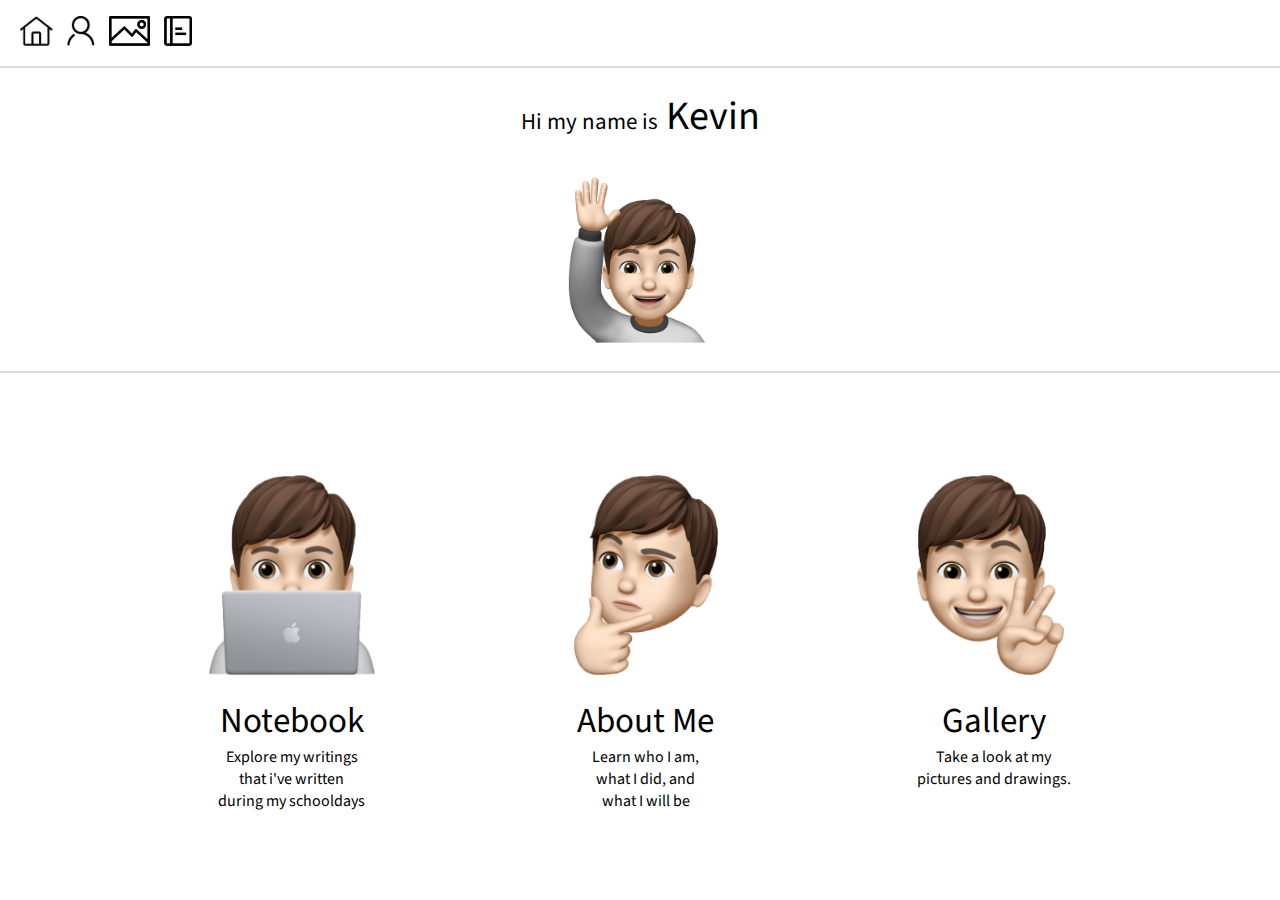
<file: index.html>
<!DOCTYPE html>
  <head>
    <link rel="stylesheet" href="index.css">
    <meta charset="utf-8">
    <title>Kevin Bae</title>
    <link href="https://fonts.googleapis.com/css2?family=Source+Sans+Pro:wght@700&display=swap" rel="stylesheet">
  </head>
  <body>

    <header>
  <nav>
  <ul>
    <li><a href="adf.html"><img src="noun_Home_2831366.png" alt="home" height="30"></a></li>
    <li><a href="aboutme.html"><img src="noun_User_2303099.png" alt="user" height="30"></a></li>
    <li><a href="gallery.html"><img src="noun_gallery_2774796.png" alt="gallery" height="30"></a></li>
    <li><a href="notebook.html"><img src="noun_diary_1121122.png" alt="diary" height="30"></a></li>

  </ul>
  </nav>
</header>


<p class="hi"><span>Hi my name is</span> Kevin </p>

<img src="memoji_hi.png" alt="Hi" class="hello" height="170">


<p class="nothing"> </p>

<div class="menus">
  <figure>
    <a href="notebook.html"><img src="macbookmoji.png" alt="My diary" class="diary" height="200"></a>
    <figcaption><span>Notebook</span> <br> Explore my writings <br>that i've written <br>during my schooldays</figcaption>
  </figure>
  <figure>
    <a href="aboutme.html"><img src="thinking.png" alt="About Me" class="me" height="200"></a>
    <figcaption><span>About Me</span> <br> Learn who I am, <br>what I did, and <br>what I will be</figcaption>
  </figure>
  <figure>
    <a href="gallery.html"><img src="smilemoji.png" alt="Gallery" class="gall" height="200"></a>
    <figcaption><span>Gallery</span> <br> Take a look at my <br>pictures and drawings.</figcaption>
  </figure>
</div>



  </body>
</html>
</file>
<file: index.css>
nav li {
list-style: none;
display: inline-block;
}

nav {
  float: left;

}

body {
  margin: 0px;
}

header {
  border-bottom: 2px solid #DCDCDC;
}

header::after {
  content: '';
  display: table;
  clear: both;
}
p.hi {
  text-align: center;
  font-family: 'Source Sans Pro', sans-serif;
  font-size: 40px;
  position: relative;
  bottom: 20px;
}

p span {
  font-size: 23px;
}
img.hello {
  display: block;
  margin-left: auto;
  margin-right: auto;
  position: relative;
  bottom: 30px;
}
p.nothing {
  position:relative;
  bottom: 20px;
  color: white;
  border-bottom: 2px solid #DCDCDC;
}
nav ul {
  position: relative;
  right: 30px;
}
nav ul img {
  margin-left: 10px;
}
.menus {
  display: flex;
  flex-direction: row;
  justify-content: center;
  justify-content: space-evenly;
  padding: 50px;
}
.menus figure a img {
  margin-bottom: 17px;
}
.menus figure a img:hover {
  opacity: 0.5;
  transition: 0.4s;
}

.menus figcaption {
text-align: center;
font-family: 'Source Sans Pro', sans-serif;
}

.menus figcaption span {
  font-size: 35px;
}
</file>
